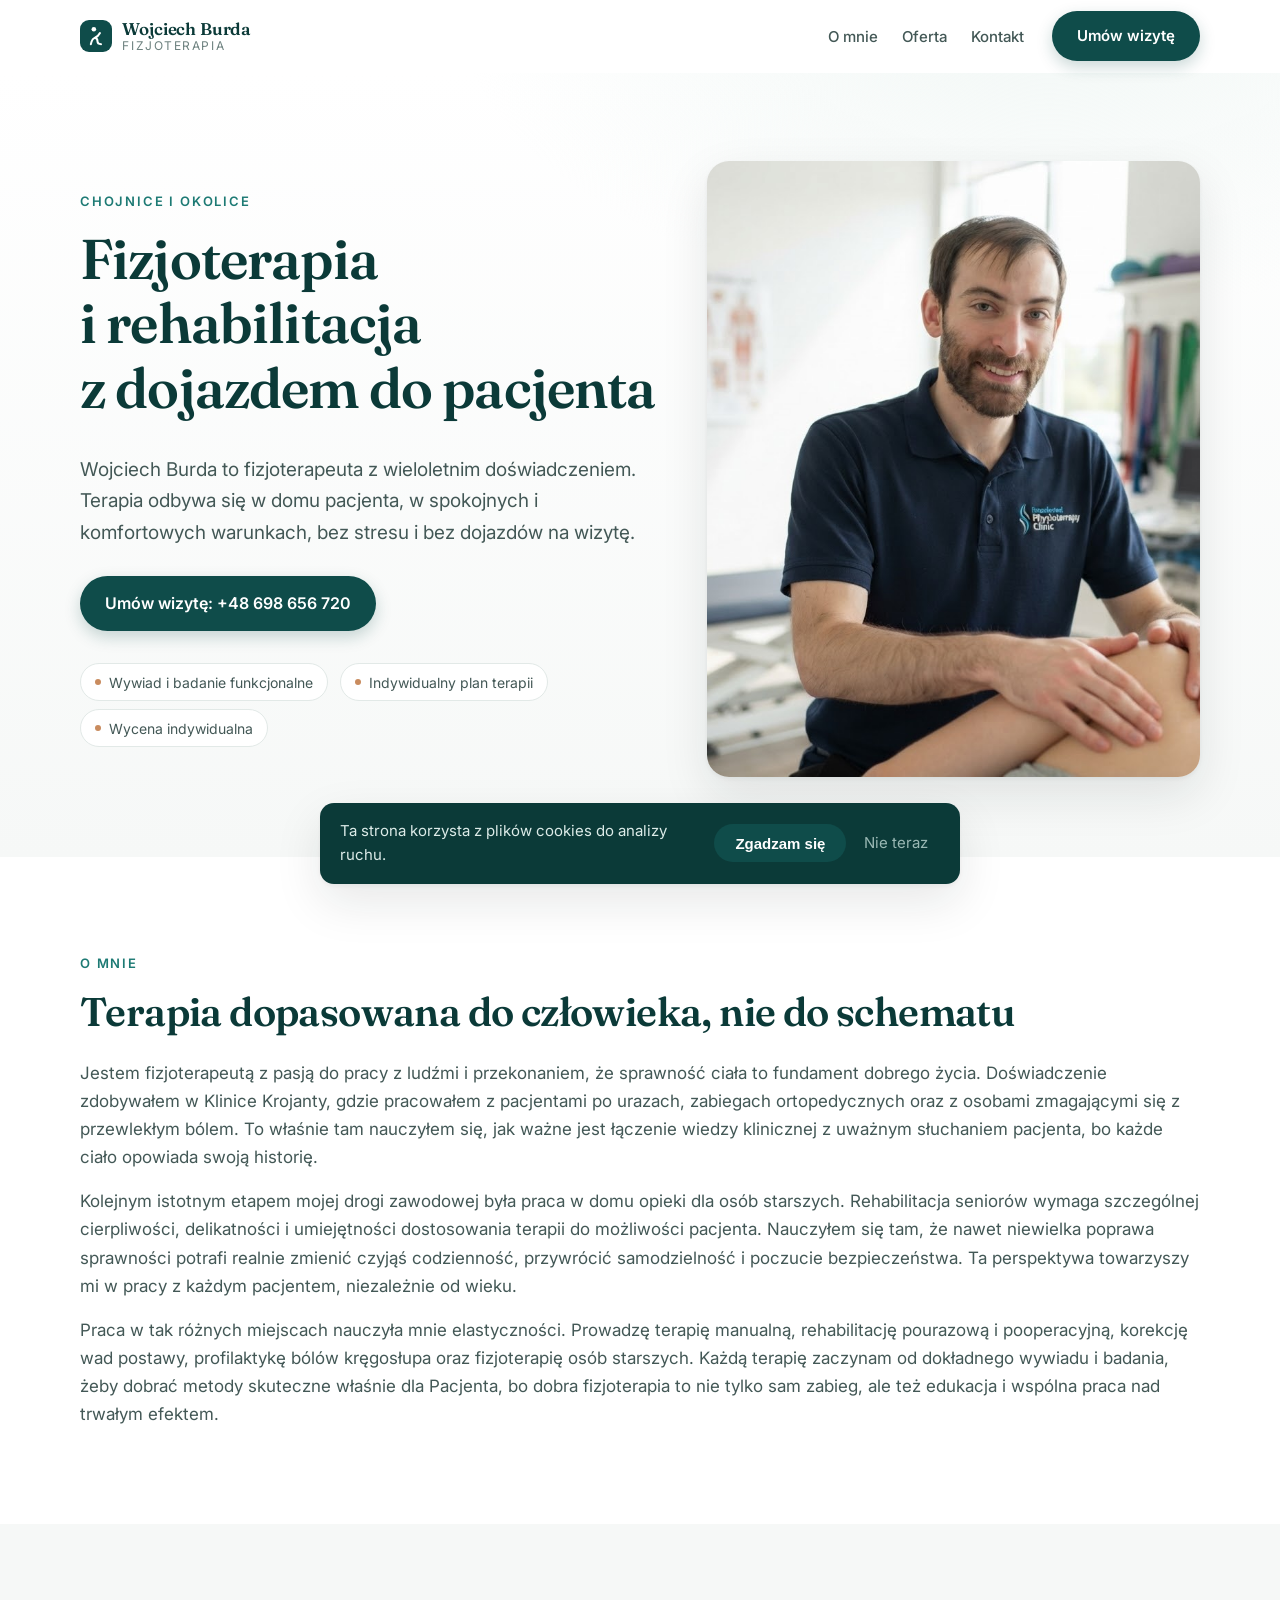
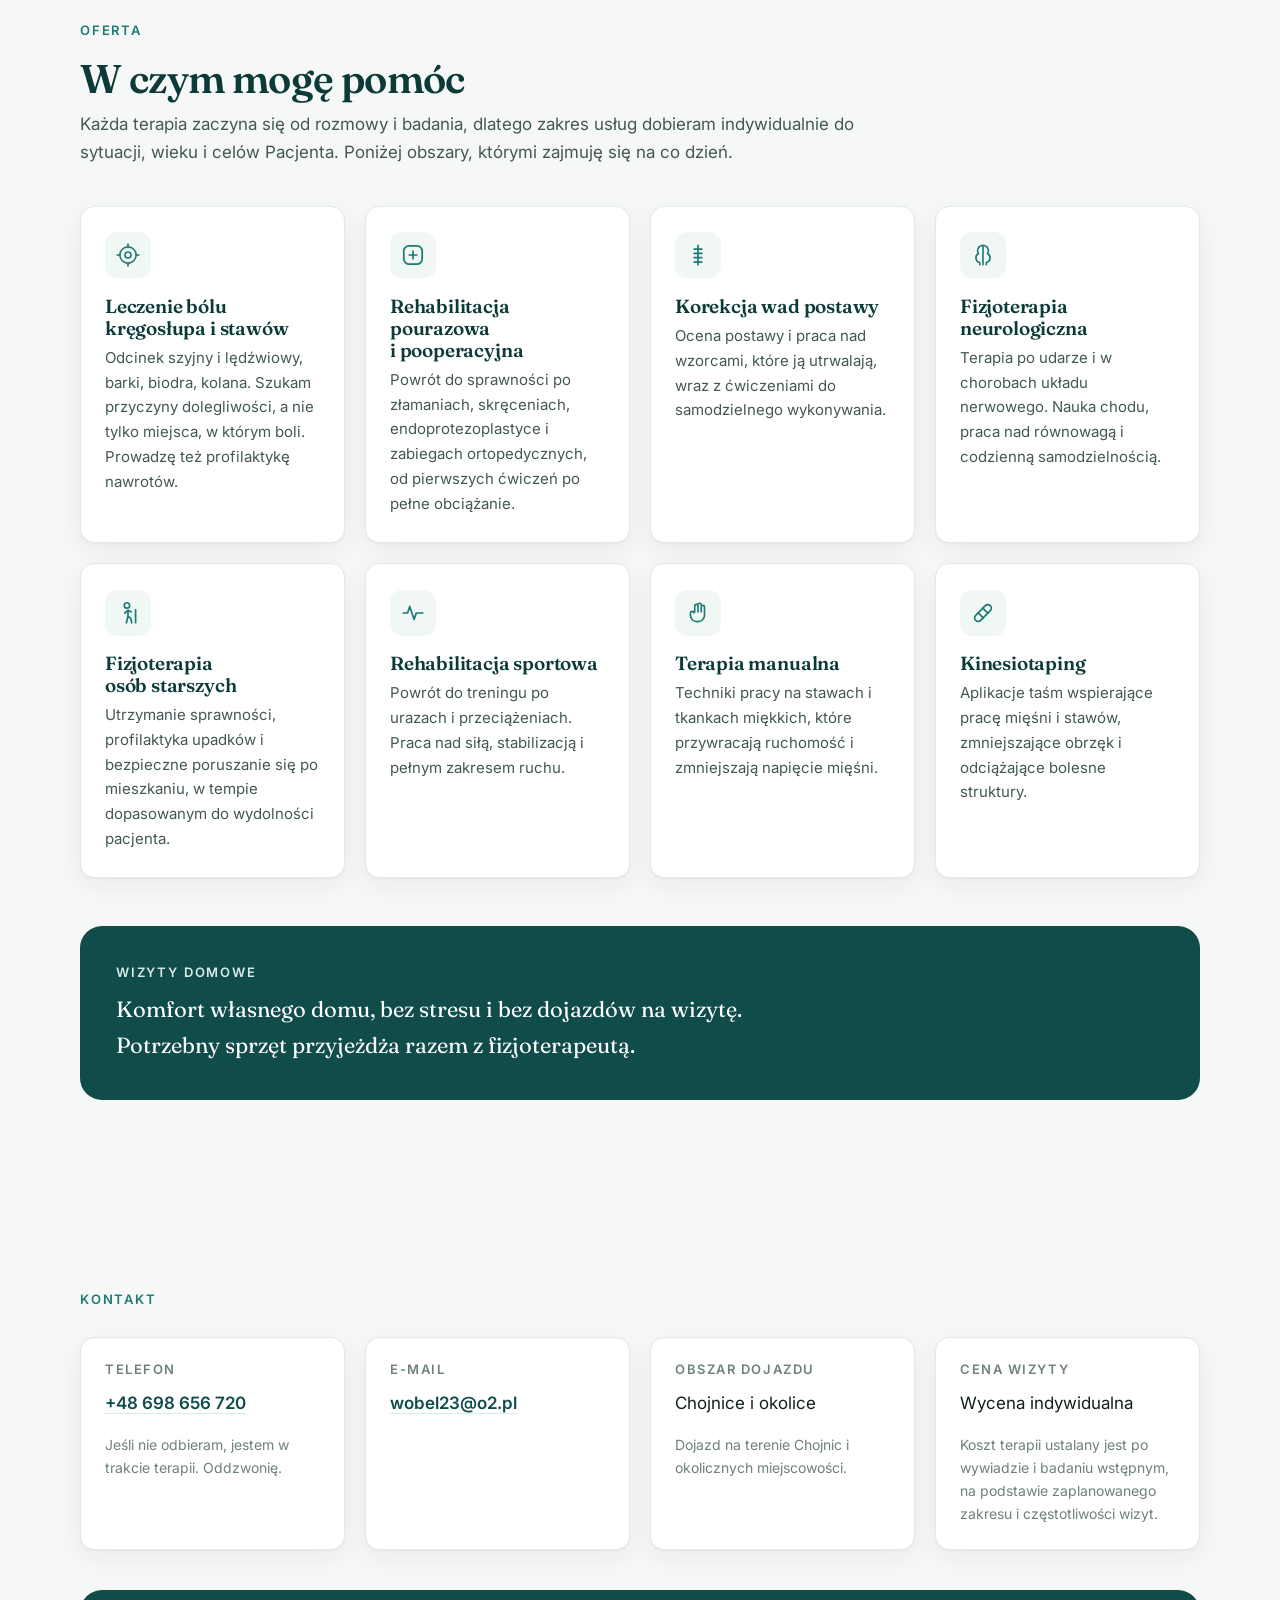
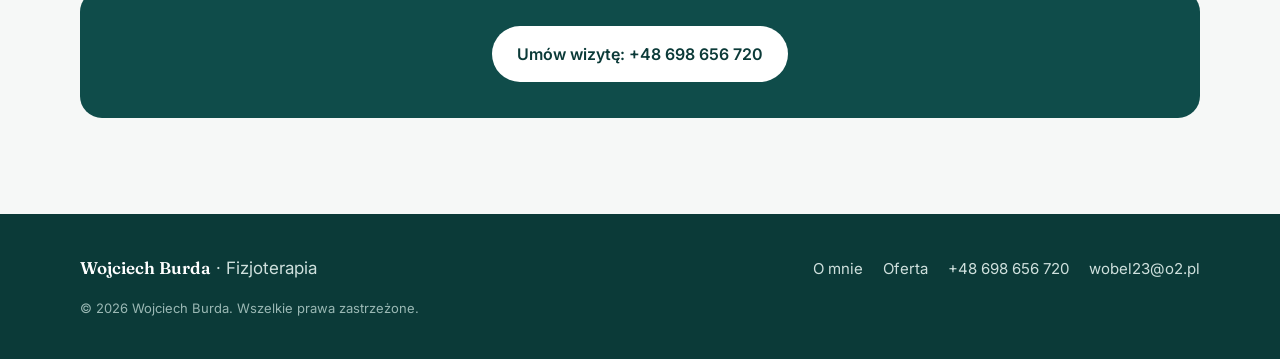
<file: index.html>
<!doctype html>
<html lang="pl">
<head>
<meta charset="utf-8">
<meta name="viewport" content="width=device-width, initial-scale=1">

<!-- Google Analytics uruchamia się dopiero po zgodzie, patrz script.js -->
<title>Wojciech Burda, fizjoterapia z dojazdem, Chojnice i okolice</title>
<meta name="description" content="Wojciech Burda to fizjoterapeuta z wieloletnim doświadczeniem. Terapia z dojazdem do domu pacjenta, Chojnice i okolice: rehabilitacja sportowa, terapia manualna, fizjoterapia neurologiczna, leczenie bólu. Tel. 698 656 720.">
<meta name="theme-color" content="#0f4c4a">
<link rel="canonical" href="https://burdafizjo.pl/">

<meta property="og:type" content="website">
<meta property="og:locale" content="pl_PL">
<meta property="og:title" content="Wojciech Burda, fizjoterapia z dojazdem, Chojnice i okolice">
<meta property="og:description" content="Terapia z dojazdem do domu pacjenta: rehabilitacja sportowa, terapia manualna, fizjoterapia neurologiczna, leczenie bólu. Tel. 698 656 720.">
<meta property="og:url" content="https://burdafizjo.pl/">
<meta property="og:image" content="https://burdafizjo.pl/assets/og-image.jpg">
<meta name="twitter:card" content="summary_large_image">

<link rel="icon" href="assets/favicon.svg" type="image/svg+xml">
<link rel="preconnect" href="https://fonts.googleapis.com">
<link rel="preconnect" href="https://fonts.gstatic.com" crossorigin>
<link rel="stylesheet" href="https://fonts.googleapis.com/css2?family=Fraunces:opsz,wght@9..144,400;9..144,600&family=Inter:wght@400;500;600&display=swap">
<link rel="stylesheet" href="styles.css">
</head>
<body>
<header class="site-header" id="top">
  <div class="wrap header-inner">
    <a class="brand" href="#top">
      <span class="brand-mark" aria-hidden="true">
        <svg viewBox="0 0 32 32" width="32" height="32"><rect width="32" height="32" rx="9" fill="currentColor"/><g transform="translate(4.5 4.5) scale(.719)" fill="none" stroke="#ffffff" stroke-width="2.8" stroke-linecap="round" stroke-linejoin="round"><circle cx="13" cy="6.6" r="3.2" fill="#ffffff" stroke="none"/><path d="M8.8 27.4c1.3-5.6 3.3-8.6 6-8.6 2.4 0 3.3 2.2 3.3 5 0 2.7 1.6 3.6 4.9 3.6"/><path d="M14.6 18.4c2.9-1.2 5.3-3.4 6.9-6.5"/></g></svg>
      </span>
      <span class="brand-text">
        <strong>Wojciech Burda</strong>
        <small>Fizjoterapia</small>
      </span>
    </a>

    <button class="nav-toggle" aria-expanded="false" aria-controls="site-nav" aria-label="Menu">
      <span class="nav-toggle-bars" aria-hidden="true"></span>
    </button>

    <nav class="site-nav" id="site-nav" aria-label="Nawigacja główna">
      <ul>
        <li><a href="#o-mnie">O mnie</a></li>
        <li><a href="#oferta">Oferta</a></li>
        <li><a href="#kontakt">Kontakt</a></li>
      </ul>
      <a class="btn btn-primary nav-cta" href="tel:+48698656720">Umów wizytę</a>
    </nav>
  </div>
</header>

<main id="main">

  <section class="hero">
    <div class="wrap hero-inner">
      <div class="hero-copy">
        <p class="eyebrow">Chojnice i okolice</p>
        <h1>Fizjoterapia i&nbsp;rehabilitacja z&nbsp;dojazdem do&nbsp;pacjenta</h1>
        <p class="lead">
          Wojciech Burda to fizjoterapeuta z wieloletnim doświadczeniem. Terapia odbywa się
          w domu pacjenta, w spokojnych i komfortowych warunkach, bez stresu i bez dojazdów
          na wizytę.
        </p>
        <div class="hero-actions">
          <a class="btn btn-primary" href="tel:+48698656720">Umów wizytę: +48&nbsp;698&nbsp;656&nbsp;720</a>
        </div>
        <ul class="hero-badges">
          <li>Wywiad i badanie funkcjonalne</li>
          <li>Indywidualny plan terapii</li>
          <li>Wycena indywidualna</li>
        </ul>
      </div>

      <div class="hero-media">
        <img src="assets/wojciech-burda.jpg" width="1196" height="896"
             alt="Wojciech Burda podczas terapii, dłonie na kolanie pacjenta">
      </div>
    </div>
  </section>

  <section class="section" id="o-mnie">
    <div class="wrap two-col">
      <div class="col-narrow">
        <p class="eyebrow">O mnie</p>
        <h2>Terapia dopasowana do&nbsp;człowieka, nie do&nbsp;schematu</h2>
      </div>
      <div class="col-wide prose">
        <p>
          Jestem fizjoterapeutą z pasją do pracy z ludźmi i przekonaniem, że sprawność ciała
          to fundament dobrego życia. Doświadczenie zdobywałem w Klinice Krojanty, gdzie
          pracowałem z pacjentami po urazach, zabiegach ortopedycznych oraz z osobami
          zmagającymi się z przewlekłym bólem. To właśnie tam nauczyłem się, jak ważne jest
          łączenie wiedzy klinicznej z uważnym słuchaniem pacjenta, bo każde ciało opowiada
          swoją historię.
        </p>
        <p>
          Kolejnym istotnym etapem mojej drogi zawodowej była praca w domu opieki dla osób
          starszych. Rehabilitacja seniorów wymaga szczególnej cierpliwości, delikatności
          i umiejętności dostosowania terapii do możliwości pacjenta. Nauczyłem się tam, że
          nawet niewielka poprawa sprawności potrafi realnie zmienić czyjąś codzienność,
          przywrócić samodzielność i poczucie bezpieczeństwa. Ta perspektywa towarzyszy mi
          w pracy z każdym pacjentem, niezależnie od wieku.
        </p>
        <p>
          Praca w tak różnych miejscach nauczyła mnie elastyczności. Prowadzę terapię manualną,
          rehabilitację pourazową i pooperacyjną, korekcję wad postawy, profilaktykę bólów
          kręgosłupa oraz fizjoterapię osób starszych. Każdą terapię zaczynam od dokładnego
          wywiadu i badania, żeby dobrać metody skuteczne właśnie dla Pacjenta, bo dobra
          fizjoterapia to nie tylko sam zabieg, ale też edukacja i wspólna praca nad trwałym
          efektem.
        </p>
      </div>
    </div>
  </section>

  <section class="section section-alt" id="oferta">
    <div class="wrap">
      <p class="eyebrow">Oferta</p>
      <h2 class="section-title">W czym mogę pomóc</h2>
      <p class="section-intro">
        Każda terapia zaczyna się od rozmowy i badania, dlatego zakres usług dobieram
        indywidualnie do sytuacji, wieku i celów Pacjenta. Poniżej obszary, którymi zajmuję się
        na co dzień.
      </p>

      <ul class="cards">
        <li class="card">
          <span class="card-icon" aria-hidden="true">
            <svg viewBox="0 0 24 24" width="26" height="26"><circle cx="12" cy="12" r="7.5" fill="none" stroke="currentColor" stroke-width="1.5"/><circle cx="12" cy="12" r="2.8" fill="none" stroke="currentColor" stroke-width="1.5"/><path d="M12 2v2.5M12 19.5V22M2 12h2.5M19.5 12H22" fill="none" stroke="currentColor" stroke-width="1.6" stroke-linecap="round"/></svg>
          </span>
          <h3>Leczenie bólu kręgosłupa i stawów</h3>
          <p>Odcinek szyjny i lędźwiowy, barki, biodra, kolana. Szukam przyczyny dolegliwości, a nie tylko miejsca, w którym boli. Prowadzę też profilaktykę nawrotów.</p>
        </li>
        <li class="card">
          <span class="card-icon" aria-hidden="true">
            <svg viewBox="0 0 24 24" width="26" height="26"><rect x="3.5" y="3.5" width="17" height="17" rx="5" fill="none" stroke="currentColor" stroke-width="1.6"/><path d="M12 8.5v7M8.5 12h7" fill="none" stroke="currentColor" stroke-width="1.6" stroke-linecap="round"/></svg>
          </span>
          <h3>Rehabilitacja pourazowa i pooperacyjna</h3>
          <p>Powrót do sprawności po złamaniach, skręceniach, endoprotezoplastyce i zabiegach ortopedycznych, od pierwszych ćwiczeń po pełne obciążanie.</p>
        </li>
        <li class="card">
          <span class="card-icon" aria-hidden="true">
            <svg viewBox="0 0 24 24" width="26" height="26"><path d="M12 3v18M8.5 6.5h7M8.5 10.5h7M8.5 14.5h7M8.5 18.5h7" fill="none" stroke="currentColor" stroke-width="1.6" stroke-linecap="round"/></svg>
          </span>
          <h3>Korekcja wad postawy</h3>
          <p>Ocena postawy i praca nad wzorcami, które ją utrwalają, wraz z ćwiczeniami do samodzielnego wykonywania.</p>
        </li>
        <li class="card">
          <span class="card-icon" aria-hidden="true">
            <svg viewBox="0 0 24 24" width="26" height="26"><path d="M12 3a5 5 0 0 0-5 5c0 1 .3 1.9.9 2.6A4.5 4.5 0 0 0 9 19v2m3-18a5 5 0 0 1 5 5c0 1-.3 1.9-.9 2.6A4.5 4.5 0 0 1 15 19v2M12 3v18" fill="none" stroke="currentColor" stroke-width="1.5" stroke-linecap="round" stroke-linejoin="round"/></svg>
          </span>
          <h3>Fizjoterapia neurologiczna</h3>
          <p>Terapia po udarze i w chorobach układu nerwowego. Nauka chodu, praca nad równowagą i codzienną samodzielnością.</p>
        </li>
        <li class="card">
          <span class="card-icon" aria-hidden="true">
            <svg viewBox="0 0 24 24" width="26" height="26"><circle cx="11" cy="5" r="2.5" fill="none" stroke="currentColor" stroke-width="1.5"/><path d="M10.5 21 12 15l2.5 2 1 4M12 15V9.5L9 12M12 9.5l3 1.5M19 9v12" fill="none" stroke="currentColor" stroke-width="1.6" stroke-linecap="round" stroke-linejoin="round"/></svg>
          </span>
          <h3>Fizjoterapia osób starszych</h3>
          <p>Utrzymanie sprawności, profilaktyka upadków i bezpieczne poruszanie się po mieszkaniu, w tempie dopasowanym do wydolności pacjenta.</p>
        </li>
        <li class="card">
          <span class="card-icon" aria-hidden="true">
            <svg viewBox="0 0 24 24" width="26" height="26"><path d="M3 12h4l2-6 4 12 2-6h6" fill="none" stroke="currentColor" stroke-width="1.6" stroke-linecap="round" stroke-linejoin="round"/></svg>
          </span>
          <h3>Rehabilitacja sportowa</h3>
          <p>Powrót do treningu po urazach i przeciążeniach. Praca nad siłą, stabilizacją i pełnym zakresem ruchu.</p>
        </li>
        <li class="card">
          <span class="card-icon" aria-hidden="true">
            <svg viewBox="0 0 24 24" width="26" height="26"><path d="M9 11V5.5a1.5 1.5 0 0 1 3 0V11m0 0V4.5a1.5 1.5 0 0 1 3 0V11m0 0V6.5a1.5 1.5 0 0 1 3 0V14a6 6 0 0 1-6 6h-1a6 6 0 0 1-6-6v-2a1.5 1.5 0 0 1 3 0" fill="none" stroke="currentColor" stroke-width="1.5" stroke-linecap="round" stroke-linejoin="round"/></svg>
          </span>
          <h3>Terapia manualna</h3>
          <p>Techniki pracy na stawach i tkankach miękkich, które przywracają ruchomość i zmniejszają napięcie mięśni.</p>
        </li>
        <li class="card">
          <span class="card-icon" aria-hidden="true">
            <svg viewBox="0 0 24 24" width="26" height="26"><g transform="rotate(-45 12 12)"><rect x="2.5" y="8.75" width="19" height="6.5" rx="3.25" fill="none" stroke="currentColor" stroke-width="1.6"/><path d="M9 8.75v6.5M15 8.75v6.5" fill="none" stroke="currentColor" stroke-width="1.6" stroke-linecap="round"/></g></svg>
          </span>
          <h3>Kinesiotaping</h3>
          <p>Aplikacje taśm wspierające pracę mięśni i stawów, zmniejszające obrzęk i odciążające bolesne struktury.</p>
        </li>
      </ul>

      <div class="cta-band cta-band-home">
        <div class="cta-band-copy">
          <p class="cta-kicker">Wizyty domowe</p>
          <p>Komfort własnego domu, bez stresu i bez dojazdów na wizytę. Potrzebny sprzęt przyjeżdża razem z fizjoterapeutą.</p>
        </div>
      </div>
    </div>
  </section>

  <section class="section section-contact" id="kontakt">
    <div class="wrap">
      <h2 class="eyebrow">Kontakt</h2>

      <div class="contact-grid">
        <div class="contact-card">
          <h3>Telefon</h3>
          <p><a class="contact-link" href="tel:+48698656720">+48&nbsp;698&nbsp;656&nbsp;720</a></p>
          <p class="muted">Jeśli nie odbieram, jestem w trakcie terapii. Oddzwonię.</p>
        </div>
        <div class="contact-card">
          <h3>E-mail</h3>
          <p><a class="contact-link" href="mailto:wobel23@o2.pl">wobel23@o2.pl</a></p>
        </div>
        <div class="contact-card">
          <h3>Obszar dojazdu</h3>
          <p>Chojnice i okolice</p>
          <p class="muted">Dojazd na terenie Chojnic i okolicznych miejscowości.</p>
        </div>
        <div class="contact-card">
          <h3>Cena wizyty</h3>
          <p>Wycena indywidualna</p>
          <p class="muted">Koszt terapii ustalany jest po wywiadzie i badaniu wstępnym, na podstawie zaplanowanego zakresu i częstotliwości wizyt.</p>
        </div>
      </div>

      <div class="cta-band cta-band-solo">
        <a class="btn btn-primary" href="tel:+48698656720">Umów wizytę: +48&nbsp;698&nbsp;656&nbsp;720</a>
      </div>
    </div>
  </section>
</main>

<footer class="site-footer">
  <div class="wrap footer-inner">
    <p class="footer-brand"><strong>Wojciech Burda</strong> &middot; Fizjoterapia</p>
    <nav aria-label="Nawigacja w stopce">
      <ul>
        <li><a href="#o-mnie">O mnie</a></li>
        <li><a href="#oferta">Oferta</a></li>
        <li><a href="tel:+48698656720">+48&nbsp;698&nbsp;656&nbsp;720</a></li>
        <li><a href="mailto:wobel23@o2.pl">wobel23@o2.pl</a></li>
      </ul>
    </nav>
    <p class="footer-legal">&copy; <span id="year">2026</span> Wojciech Burda. Wszelkie prawa zastrzeżone.</p>
  </div>
</footer>

<script type="application/ld+json">
{
  "@context": "https://schema.org",
  "@type": "Physiotherapy",
  "name": "Wojciech Burda Fizjoterapia",
  "description": "Fizjoterapia z dojazdem do pacjenta na terenie Chojnic i okolic. Rehabilitacja sportowa, terapia manualna, fizjoterapia neurologiczna, leczenie bólu.",
  "url": "https://burdafizjo.pl/",
  "telephone": "+48698656720",
  "email": "wobel23@o2.pl",
  "medicalSpecialty": "Physiotherapy",
  "address": {
    "@type": "PostalAddress",
    "addressLocality": "Chojnice",
    "postalCode": "89-600",
    "addressCountry": "PL"
  },
  "areaServed": {
    "@type": "City",
    "name": "Chojnice"
  },
  "availableService": [
    { "@type": "MedicalTherapy", "name": "Rehabilitacja sportowa" },
    { "@type": "MedicalTherapy", "name": "Terapia manualna" },
    { "@type": "MedicalTherapy", "name": "Fizjoterapia neurologiczna" },
    { "@type": "MedicalTherapy", "name": "Leczenie bólu" }
  ]
}
</script>

<script src="script.js" defer></script>
</body>
</html>
</file>
<file: styles.css>
/* ==========================================================================
   Wojciech Burda — Fizjoterapia
   Paleta i typografia w jednym miejscu: zmień wartości poniżej, żeby
   przemalować całą stronę.
   ========================================================================== */

:root {
  --ink:        #10201f;
  --ink-soft:   #435856;
  --ink-muted:  #6d817f;

  --teal-900:   #0b3a38;
  --teal-700:   #0f4c4a;
  --teal-500:   #1d7a74;
  --teal-100:   #d9ebe8;
  --teal-50:    #f1f7f5;

  --sand:       #c98b5e;
  --sand-soft:  #f6ece3;

  --bg:         #ffffff;
  --bg-alt:     #f6f8f7;
  --line:       #e2e9e7;

  --radius:     14px;
  --radius-lg:  22px;
  --shadow:     0 1px 2px rgba(16, 32, 31, .04), 0 8px 24px rgba(16, 32, 31, .06);
  --shadow-lg:  0 2px 4px rgba(16, 32, 31, .05), 0 18px 48px rgba(16, 32, 31, .10);

  --font-sans:  "Inter", -apple-system, BlinkMacSystemFont, "Segoe UI", Roboto, Helvetica, Arial, sans-serif;
  --font-serif: "Fraunces", Georgia, "Times New Roman", serif;

  --wrap:       1120px;
  --gap:        clamp(1.5rem, 4vw, 3rem);
}

*, *::before, *::after { box-sizing: border-box; }

html {
  color-scheme: light;
  scroll-behavior: smooth;
}
@media (prefers-reduced-motion: reduce) {
  html { scroll-behavior: auto; }
  *, *::before, *::after {
    animation-duration: .001ms !important;
    transition-duration: .001ms !important;
  }
}

body {
  margin: 0;
  background: var(--bg);
  color: var(--ink);
  font-family: var(--font-sans);
  font-size: 1.0625rem;
  line-height: 1.65;
  -webkit-font-smoothing: antialiased;
}

img { max-width: 100%; height: auto; display: block; }
a { color: var(--teal-700); }
a:hover { color: var(--teal-500); }

h1, h2, h3 {
  font-family: var(--font-serif);
  font-weight: 600;
  line-height: 1.15;
  letter-spacing: -.015em;
  color: var(--teal-900);
  margin: 0 0 .6em;
  text-wrap: balance;
}
h1 { font-size: clamp(2.25rem, 5.2vw, 3.5rem); }
h2 { font-size: clamp(1.75rem, 3.6vw, 2.5rem); }
h3 { font-size: 1.1875rem; letter-spacing: -.01em; }
p  { margin: 0 0 1rem; }
p:last-child { margin-bottom: 0; }

.wrap {
  width: min(100% - 2.5rem, var(--wrap));
  margin-inline: auto;
}

}


:where(a, button, summary, input):focus-visible {
  outline: 3px solid var(--sand);
  outline-offset: 3px;
  border-radius: 4px;
}

/* --------------------------------------------------------- Header / nav */

.site-header {
  position: sticky; top: 0; z-index: 50;
  background: rgba(255, 255, 255, .88);
  backdrop-filter: blur(10px);
  border-bottom: 1px solid transparent;
  transition: border-color .2s ease, box-shadow .2s ease;
}
.site-header.is-stuck {
  border-bottom-color: var(--line);
  box-shadow: 0 6px 20px rgba(16, 32, 31, .05);
}
.header-inner {
  display: flex; align-items: center; justify-content: space-between;
  gap: 1rem; min-height: 72px;
}

.brand {
  display: inline-flex; align-items: center; gap: .65rem;
  text-decoration: none; color: var(--teal-700);
}
.brand-mark { display: grid; place-items: center; color: var(--teal-700); }
.brand-text { display: grid; line-height: 1.15; }
.brand-text strong {
  font-family: var(--font-serif); font-weight: 600;
  font-size: 1.0625rem; color: var(--teal-900); letter-spacing: -.01em;
}
.brand-text small {
  font-size: .75rem; letter-spacing: .13em; text-transform: uppercase;
  color: var(--ink-muted);
}

.site-nav { display: flex; align-items: center; gap: 1.75rem; }
.site-nav ul {
  display: flex; align-items: center; gap: 1.5rem;
  list-style: none; margin: 0; padding: 0;
}
.site-nav a {
  color: var(--ink-soft); text-decoration: none;
  font-size: .9375rem; font-weight: 500;
  padding: .35rem 0; position: relative;
}
.site-nav a::after {
  content: ""; position: absolute; left: 0; right: 100%; bottom: 0;
  height: 2px; background: var(--sand);
  transition: right .22s ease;
}
.site-nav a:hover { color: var(--teal-900); }
.site-nav a:hover::after { right: 0; }

/* CTA w nagłówku musi wygrać z regułą `.site-nav a`, która ma wyższą
   specyficzność niż `.btn` i zerowała przyciskowi poziomy padding. */
.site-nav .nav-cta {
  color: #fff;
  padding: .72rem 1.5rem;
  font-size: .9375rem;
  font-weight: 600;
}
.site-nav .nav-cta:hover { color: #fff; }
.site-nav .nav-cta::after { display: none; }

.nav-toggle {
  display: none; width: 44px; height: 44px;
  border: 1px solid var(--line); border-radius: 12px;
  background: #fff; cursor: pointer;
  align-items: center; justify-content: center;
}
.nav-toggle-bars,
.nav-toggle-bars::before,
.nav-toggle-bars::after {
  display: block; width: 18px; height: 2px; border-radius: 2px;
  background: var(--teal-900); transition: transform .2s ease, opacity .2s ease;
}
.nav-toggle-bars { position: relative; }
.nav-toggle-bars::before, .nav-toggle-bars::after {
  content: ""; position: absolute; left: 0;
}
.nav-toggle-bars::before { top: -6px; }
.nav-toggle-bars::after  { top: 6px; }
.nav-toggle[aria-expanded="true"] .nav-toggle-bars { background: transparent; }
.nav-toggle[aria-expanded="true"] .nav-toggle-bars::before { transform: translateY(6px) rotate(45deg); }
.nav-toggle[aria-expanded="true"] .nav-toggle-bars::after  { transform: translateY(-6px) rotate(-45deg); }

/* --------------------------------------------------------------- Buttons */

.btn {
  display: inline-flex; align-items: center; justify-content: center;
  gap: .5rem; padding: .85rem 1.5rem;
  border-radius: 999px; border: 1px solid transparent;
  font-size: 1rem; font-weight: 600; text-decoration: none;
  cursor: pointer; transition: transform .15s ease, background .18s ease, box-shadow .18s ease, color .18s ease;
}
.btn-primary {
  background: var(--teal-700); color: #fff;
  box-shadow: 0 6px 16px rgba(15, 76, 74, .22);
}
.btn-primary:hover { background: var(--teal-500); color: #fff; transform: translateY(-1px); }

/* ------------------------------------------------------------------ Hero */

.hero {
  position: relative; overflow: hidden;
  padding: clamp(3rem, 7vw, 5.5rem) 0 clamp(3rem, 7vw, 5rem);
  background:
    radial-gradient(60rem 32rem at 82% -10%, var(--teal-50), transparent 62%),
    linear-gradient(180deg, #fff 0%, var(--bg-alt) 100%);
}
.hero-inner {
  display: grid; gap: var(--gap);
  grid-template-columns: minmax(0, 1.08fr) minmax(0, .92fr);
  align-items: center;
}
.eyebrow {
  font-family: var(--font-sans);
  font-size: .8125rem; font-weight: 600; letter-spacing: .14em;
  text-transform: uppercase; color: var(--teal-500);
  margin: 0 0 .9rem;
}
/* W sekcji kontaktowej etykieta jest jedynym nagłówkiem, więc potrzebuje
   odstępu, który normalnie dawał tytuł sekcji. */
.section-contact h2.eyebrow { margin-bottom: 1.9rem; }
.lead {
  font-size: clamp(1.0625rem, 1.6vw, 1.1875rem);
  color: var(--ink-soft); max-width: 34em;
}
.hero-actions {
  display: flex; flex-wrap: wrap; gap: .75rem; margin-top: 1.75rem;
}
.hero-badges {
  display: flex; flex-wrap: wrap; gap: .5rem .75rem;
  list-style: none; margin: 2rem 0 0; padding: 0;
}
.hero-badges li {
  display: inline-flex; align-items: center; gap: .45rem;
  background: #fff; border: 1px solid var(--line); border-radius: 999px;
  padding: .4rem .9rem; font-size: .875rem; color: var(--ink-soft);
}
.hero-badges li::before {
  content: ""; width: 6px; height: 6px; border-radius: 50%;
  background: var(--sand); flex: none;
}

.hero-media img,
.hero-media .photo-slot {
  border-radius: var(--radius-lg);
  box-shadow: var(--shadow-lg);
  aspect-ratio: 4 / 5;
  width: 100%;
  object-fit: cover;
}

/* Miejsce na zdjęcie, które klient wgra później. Po podmianie na <img>
   ta klasa znika ze strony razem z ramką. */
.photo-slot {
  display: grid; place-content: center; justify-items: center; gap: .55rem;
  background: linear-gradient(160deg, var(--teal-100), var(--sand-soft));
  border: 2px dashed rgba(15, 76, 74, .3);
  border-radius: var(--radius-lg);
  color: var(--teal-700); text-align: center;
  padding: 1.5rem; font-size: .875rem; font-weight: 500;
}
.photo-slot code {
  font-family: ui-monospace, SFMono-Regular, Menlo, Consolas, monospace;
  font-size: .75rem; font-weight: 400;
  background: rgba(255, 255, 255, .65);
  padding: .2rem .5rem; border-radius: 6px;
  color: var(--ink-soft);
}

/* -------------------------------------------------------------- Sections */

.section { padding: clamp(3.5rem, 8vw, 6rem) 0; }
section[id] { scroll-margin-top: 88px; }
.section-alt { background: var(--bg-alt); }
.section-title { margin-bottom: .5rem; }
.section-intro { color: var(--ink-soft); max-width: 46em; margin-bottom: 2.5rem; }
}

.two-col {
  display: grid; gap: var(--gap);
  grid-template-columns: minmax(0, .8fr) minmax(0, 1.2fr);
  align-items: start;
}
.prose p { color: var(--ink-soft); }

/* ----------------------------------------------------------------- Cards */

.cards {
  list-style: none; margin: 0; padding: 0;
  display: grid; gap: 1.25rem;
  grid-template-columns: repeat(auto-fit, minmax(255px, 1fr));
}
.card {
  background: #fff; border: 1px solid var(--line);
  border-radius: var(--radius); padding: 1.6rem 1.5rem;
  box-shadow: var(--shadow);
  transition: transform .18s ease, box-shadow .18s ease, border-color .18s ease;
}
.card:hover {
  transform: translateY(-3px);
  box-shadow: var(--shadow-lg);
  border-color: var(--teal-100);
}
.card-icon {
  display: grid; place-items: center;
  width: 46px; height: 46px; border-radius: 12px;
  background: var(--teal-50); color: var(--teal-500);
  margin-bottom: 1.1rem;
}
.card h3 { margin-bottom: .4rem; }
.card p { color: var(--ink-soft); font-size: .9375rem; margin: 0; }


/* --------------------------------------------------------------- Kontakt */

.section-contact { background: var(--bg-alt); }
.contact-grid {
  display: grid; gap: 1.25rem;
  grid-template-columns: repeat(auto-fit, minmax(230px, 1fr));
  margin-bottom: 2.5rem;
}
.contact-card {
  background: #fff; border: 1px solid var(--line);
  border-radius: var(--radius); padding: 1.5rem;
  box-shadow: var(--shadow);
}
.contact-card h3 {
  font-family: var(--font-sans); font-size: .8125rem; font-weight: 600;
  letter-spacing: .12em; text-transform: uppercase; color: var(--ink-muted);
  margin-bottom: .75rem;
}
.contact-link {
  font-size: 1.0625rem; font-weight: 600; text-decoration: none;
  color: var(--teal-700); border-bottom: 1px solid var(--teal-100);
}
.contact-link:hover { border-bottom-color: var(--teal-500); }
.muted { color: var(--ink-muted); font-size: .875rem; margin-top: .5rem; }


.cta-band {
  display: flex; flex-wrap: wrap; align-items: center; justify-content: space-between;
  gap: 1.25rem;
  background: var(--teal-700); color: #fff;
  border-radius: var(--radius-lg); padding: clamp(1.5rem, 4vw, 2.25rem);
}
.cta-band p {
  margin: 0; font-family: var(--font-serif); font-size: clamp(1.125rem, 2.2vw, 1.375rem);
  max-width: 32em;
}
.cta-band .btn-primary { background: #fff; color: var(--teal-900); box-shadow: none; }
.cta-band .btn-primary:hover { background: var(--sand-soft); color: var(--teal-900); }

.cta-band-home { margin-top: 3rem; gap: 1.5rem 2rem; }
/* Pasek z samym przyciskiem: bez akapitu space-between nie ma czego rozsuwać. */
.cta-band-solo { justify-content: center; }
.cta-band-copy { flex: 1 1 auto; min-width: min(22rem, 100%); max-width: 40rem; }
.cta-band-copy .btn { margin-top: 1.4rem; }
.cta-band .cta-kicker {
  font-family: var(--font-sans);
  font-size: .8125rem; font-weight: 600;
  letter-spacing: .14em; text-transform: uppercase;
  color: var(--teal-100); margin-bottom: .45rem;
}

/* ------------------------------------------------------- Zgoda na cookies */

.cookie-bar {
  position: fixed; z-index: 60;
  left: 1rem; right: 1rem; bottom: 1rem;
  max-width: 40rem; margin-inline: auto;
  display: flex; flex-wrap: wrap; align-items: center; justify-content: space-between;
  gap: .75rem 1.25rem;
  background: var(--teal-900); color: #dcebe8;
  padding: 1rem 1.25rem;
  border-radius: var(--radius);
  box-shadow: var(--shadow-lg);
  font-size: .9375rem;
}
.cookie-bar p { margin: 0; flex: 1 1 15rem; }
.cookie-bar-actions { display: flex; align-items: center; gap: .35rem; }
.cookie-bar .btn { padding: .6rem 1.25rem; font-size: .9375rem; box-shadow: none; }
.cookie-bar-decline {
  background: none; border: 0; cursor: pointer;
  font: inherit; color: #9ab8b4;
  padding: .6rem .75rem; border-radius: 999px;
}
.cookie-bar-decline:hover { color: #fff; }

/* ---------------------------------------------------------------- Footer */

.site-footer {
  background: var(--teal-900); color: #cfe0dd;
  padding: 2.5rem 0;
}
.footer-inner {
  display: flex; flex-wrap: wrap; align-items: center; justify-content: space-between;
  gap: 1rem;
}
.footer-brand { margin: 0; }
.footer-brand strong { color: #fff; font-family: var(--font-serif); font-weight: 600; }
.site-footer ul {
  display: flex; flex-wrap: wrap; gap: 1.25rem;
  list-style: none; margin: 0; padding: 0;
}
.site-footer a { color: #cfe0dd; text-decoration: none; font-size: .9375rem; }
.site-footer a:hover { color: #fff; text-decoration: underline; }
.footer-legal { margin: 0; font-size: .8125rem; color: #9ab8b4; width: 100%; }

/* --------------------------------------------------------------- Reveals */

.reveal {
  opacity: 0; transform: translateY(14px);
  transition: opacity .5s ease, transform .5s ease;
}
.reveal.is-visible { opacity: 1; transform: none; }

/* ----------------------------------------------------------- Responsive */

@media (max-width: 900px) {
  .hero-inner,
  .two-col { grid-template-columns: 1fr; }
  .hero-media { order: -1; max-width: 420px; }
  .hero-media img, .hero-media .photo-slot { aspect-ratio: 4 / 3; }
}

@media (max-width: 980px) {
  .nav-toggle { display: inline-flex; }
  .site-nav {
    position: absolute; inset: 72px 0 auto;
    flex-direction: column; align-items: stretch; gap: 0;
    background: #fff; border-bottom: 1px solid var(--line);
    padding: .5rem 1.25rem 1.25rem;
    box-shadow: var(--shadow-lg);
    display: none;
  }
  .site-nav.is-open { display: flex; }
  .site-nav ul { flex-direction: column; align-items: stretch; gap: 0; }
  .site-nav li + li { border-top: 1px solid var(--line); }
  .site-nav a { display: block; padding: .9rem 0; font-size: 1rem; }
  .site-nav a::after { display: none; }
  .site-nav .nav-cta {
    display: inline-flex;
    margin-top: 1rem;
    padding: .9rem 1.5rem;
  }
  .cta-band { flex-direction: column; align-items: flex-start; }
  .cta-band-solo { align-items: center; }
}

@media print {
  .site-header, .nav-toggle, .hero-actions, .cta-band { display: none; }
  body { font-size: 11pt; }
}
</file>
